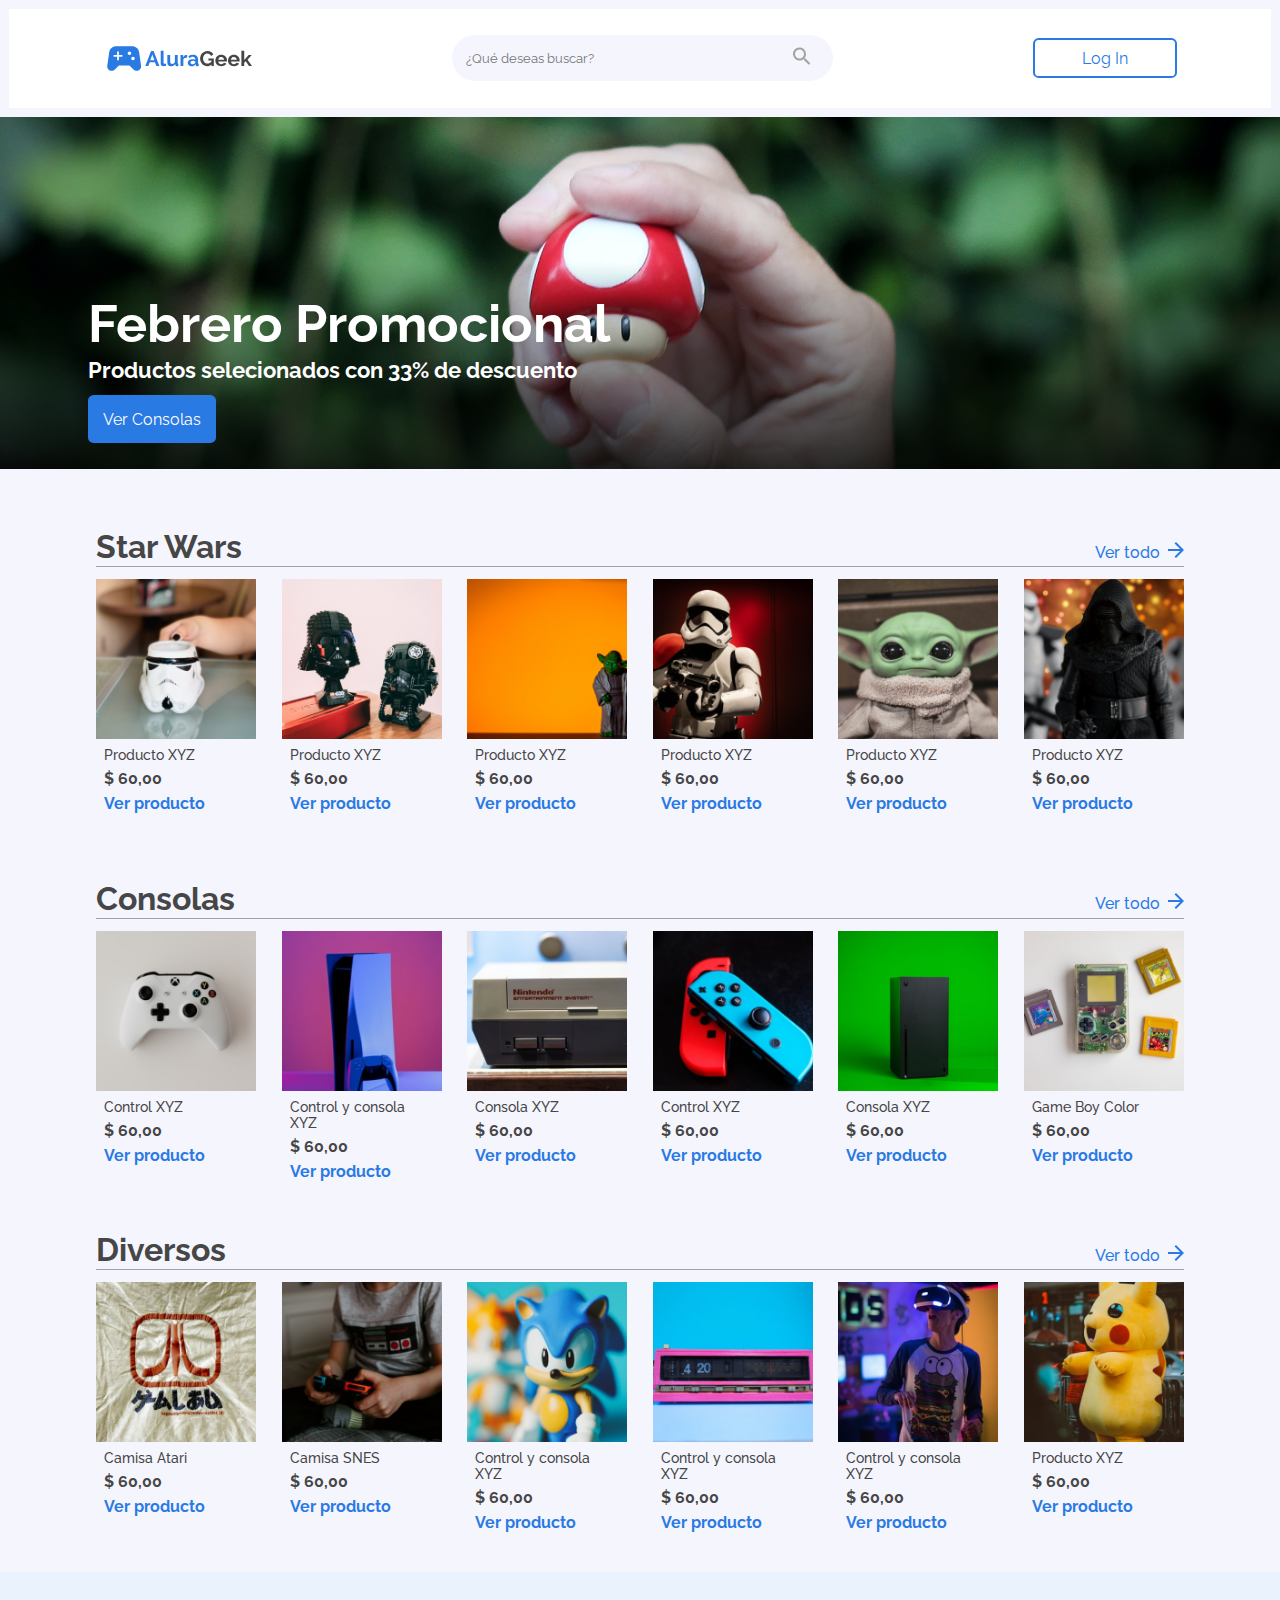
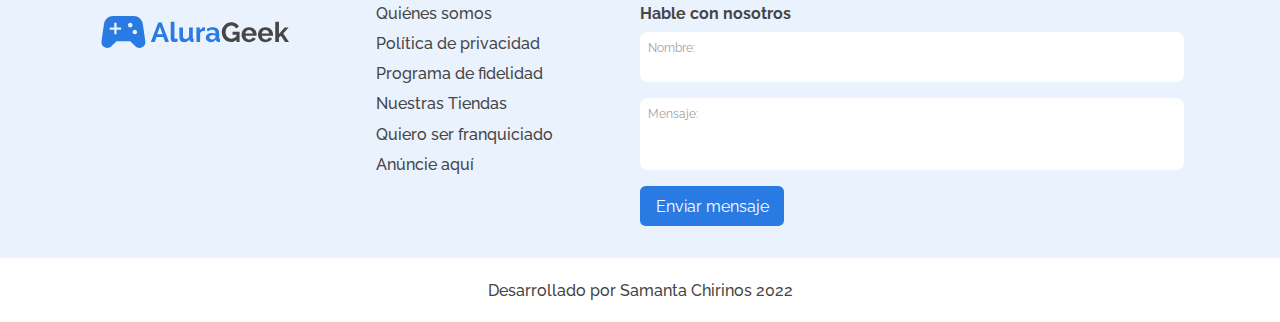
<file: index.html>
<!DOCTYPE html>
<html lang="es">
    <head>
        <meta charset="UTF-8">
        <meta http-equiv="X-UA-Compatible" content="ie=edge" />
        <meta name="viewport" content="width=device-width, initial-scale=1.0">
        <title>AluraGeek</title>
        <link rel="preconnect" href="https://fonts.googleapis.com">
        <link rel="preconnect" href="https://fonts.gstatic.com" crossorigin>
        <link href="https://fonts.googleapis.com/css2?family=Raleway:wght@300;400;500;700&display=swap" rel="stylesheet">
        <link rel="stylesheet" href="css/reset.css">
        <link rel="stylesheet" href="css/body.css">
        <link rel="stylesheet" href="css/header.css">
        <link rel="stylesheet" href="css/banner.css">
        <link rel="stylesheet" href="css/categorias.css">
        <link rel="stylesheet" href="css/footer.css">
    </head>

    <body>
        <header class="cabecera">
            <section class="cabecera__container">
                <img class="cabecera__logo" src="./img/logo.svg" alt="Logo AluraGeek">
                <div class="cabecera__busqueda">
                    <form action=""></form>
                    <input class="cabecera__input" type="search" placeholder="¿Qué deseas buscar?">
                    <button class="cabecera__lupa"><img src="./img/lupa.svg" alt="Ícono de lupa"></button>
                </div>
                <a href="./html/login.html"><button class="login">Log In</button></a>
                <button class="cabecera__lupa--login"><img src="./img/lupa2.svg" alt="Ícono de lupa"></button>
            </section>
        </header>
        <main>
            <section class="banner">
                <div class="banner__imagen">
                    <div class="banner__texto">
                        <h2 class="banner__titulo">Febrero Promocional</h2>
                        <p class="banner__titulo--descripcion">Productos selecionados con 33% de descuento</p>
                        <a href="#"><button class="banner__boton">Ver Consolas</button></a>
                    </div>
                </div>
            </section>
            <section class="categorias">
                <section class="categoria">
                    <div class="categoria__info">
                        <h2 class="categoria__titulo">Star Wars</h2>
                        <a href="#" class="categoria__link">Ver todo<img class="categoria__flecha" src="./img/flecha.png"></a>
                    </div>
                    <div class="productos">
                        <div class="card">
                            <img class="card__imagen" src="./img/productos/starwars1.png" alt="Producto de Star Wars">
                            <div class="card__info">
                                <h3 class="card__titulo">Producto XYZ</h3>
                                <p class="card__precio">$ 60,00</p>
                                <a href="#" class="card__link">Ver producto</a>
                            </div>
                        </div>
                        <div class="card">
                            <img class="card__imagen" src="./img/productos/starwars2.png" alt="Producto de Star Wars">
                            <div class="card__info">
                                <h3 class="card__titulo">Producto XYZ</h3>
                                <p class="card__precio">$ 60,00</p>
                                <a href="#" class="card__link">Ver producto</a>
                            </div>
                        </div>
                        <div class="card">
                            <img class="card__imagen" src="./img/productos/starwars3.png" alt="Producto de Star Wars">
                            <div class="card__info">
                                <h3 class="card__titulo">Producto XYZ</h3>
                                <p class="card__precio">$ 60,00</p>
                                <a href="#" class="card__link">Ver producto</a>
                            </div>
                        </div>
                        <div class="card">
                            <img class="card__imagen" src="./img/productos/starwars4.png" alt="Producto de Star Wars">
                            <div class="card__info">
                                <h3 class="card__titulo">Producto XYZ</h3>
                                <p class="card__precio">$ 60,00</p>
                                <a href="#" class="card__link">Ver producto</a>
                            </div>
                        </div>
                        <div class="card">
                            <img class="card__imagen" src="./img/productos/starwars5.png" alt="Producto de Star Wars">
                            <div class="card__info">
                                <h3 class="card__titulo">Producto XYZ</h3>
                                <p class="card__precio">$ 60,00</p>
                                <a href="#" class="card__link">Ver producto</a>
                            </div>
                        </div>
                        <div class="card">
                            <img class="card__imagen" src="./img/productos/starwars6.png" alt="Producto de Star Wars">
                            <div class="card__info">
                                <h3 class="card__titulo">Producto XYZ</h3>
                                <p class="card__precio">$ 60,00</p>
                                <a href="#" class="card__link">Ver producto</a>
                            </div>
                        </div>
                    </div>
                </section>
                <section class="categoria">
                    <div class="categoria__info">
                        <h2 class="categoria__titulo">Consolas</h2>
                        <a href="#" class="categoria__link">Ver todo<img class="categoria__flecha" src="./img/flecha.png"></a>
                    </div>
                    <div class="productos">
                        <div class="card">
                            <img class="card__imagen" src="./img/productos/consolas1.png" alt="Control">
                            <div class="card__info">
                                <h3 class="card__titulo">Control XYZ</h3>
                                <p class="card__precio">$ 60,00</p>
                                <a href="#" class="card__link">Ver producto</a>
                            </div>
                        </div>
                        <div class="card">
                            <img class="card__imagen" src="./img/productos/consolas2.png" alt="Control y consola">
                            <div class="card__info">
                                <h3 class="card__titulo">Control y consola XYZ</h3>
                                <p class="card__precio">$ 60,00</p>
                                <a href="#" class="card__link">Ver producto</a>
                            </div>
                        </div>
                        <div class="card">
                            <img class="card__imagen" src="./img/productos/consolas3.png" alt="Consola">
                            <div class="card__info">
                                <h3 class="card__titulo">Consola XYZ</h3>
                                <p class="card__precio">$ 60,00</p>
                                <a href="#" class="card__link">Ver producto</a>
                            </div>
                        </div>
                        <div class="card">
                            <img class="card__imagen" src="./img/productos/consolas4.png" alt="Control">
                            <div class="card__info">
                                <h3 class="card__titulo">Control XYZ</h3>
                                <p class="card__precio">$ 60,00</p>
                                <a href="#" class="card__link">Ver producto</a>
                            </div>
                        </div>
                        <div class="card">
                            <img class="card__imagen" src="./img/productos/consolas5.png" alt="Consola">
                            <div class="card__info">
                                <h3 class="card__titulo">Consola XYZ</h3>
                                <p class="card__precio">$ 60,00</p>
                                <a href="#" class="card__link">Ver producto</a>
                            </div>
                        </div>
                        <div class="card">
                            <img class="card__imagen" src="./img/productos/consolas6.png" alt="Game Boy Color">
                            <div class="card__info">
                                <h3 class="card__titulo">Game Boy Color</h3>
                                <p class="card__precio">$ 60,00</p>
                                <a href="#" class="card__link">Ver producto</a>
                            </div>
                        </div>
                    </div>
                </section>
                <section class="categoria">
                    <div class="categoria__info">
                        <h2 class="categoria__titulo">Diversos</h2>
                        <a href="#" class="categoria__link">Ver todo<img class="categoria__flecha" src="./img/flecha.png"></a>
                    </div>
                    <div class="productos">
                        <div class="card">
                            <img class="card__imagen" src="./img/productos/diversos1.png" alt="Camisa Atari">
                            <div class="card__info">
                                <h3 class="card__titulo">Camisa Atari</h3>
                                <p class="card__precio">$ 60,00</p>
                                <a href="#" class="card__link">Ver producto</a>
                            </div>
                        </div>
                        <div class="card">
                            <img class="card__imagen" src="./img/productos/diversos2.png" alt="Camisa SNES">
                            <div class="card__info">
                                <h3 class="card__titulo">Camisa SNES</h3>
                                <p class="card__precio">$ 60,00</p>
                                <a href="#" class="card__link">Ver producto</a>
                            </div>
                        </div>
                        <div class="card">
                            <img class="card__imagen" src="./img/productos/diversos3.png" alt="Control y consola">
                            <div class="card__info">
                                <h3 class="card__titulo">Control y consola XYZ</h3>
                                <p class="card__precio">$ 60,00</p>
                                <a href="#" class="card__link">Ver producto</a>
                            </div>
                        </div>
                        <div class="card">
                            <img class="card__imagen" src="./img/productos/diversos4.png" alt="Control y consola">
                            <div class="card__info">
                                <h3 class="card__titulo">Control y consola XYZ</h3>
                                <p class="card__precio">$ 60,00</p>
                                <a href="#" class="card__link">Ver producto</a>
                            </div>
                        </div>
                        <div class="card">
                            <img class="card__imagen" src="./img/productos/diversos5.png" alt="Control y consola">
                            <div class="card__info">
                                <h3 class="card__titulo">Control y consola XYZ</h3>
                                <p class="card__precio">$ 60,00</p>
                                <a href="#" class="card__link">Ver producto</a>
                            </div>
                        </div>
                        <div class="card">
                            <img class="card__imagen" src="./img/productos/diversos6.png" alt="Producto">
                            <div class="card__info">
                                <h3 class="card__titulo">Producto XYZ</h3>
                                <p class="card__precio">$ 60,00</p>
                                <a href="#" class="card__link">Ver producto</a>
                            </div>
                        </div>
                    </div>
                </section>
            </section>
        </main>
        <footer>
            <div class="footer__container">
                <img class="footer__logo" src="./img/logo.svg" alt="Logo AluraGeek">
                <ul class="footer__lista">
                    <li class="footer__lista--item"><a href="#">Quiénes somos</a></li>
                    <li class="footer__lista--item"><a href="#">Política de privacidad</a></li>
                    <li class="footer__lista--item"><a href="#">Programa de fidelidad</a></li>
                    <li class="footer__lista--item"><a href="#">Nuestras Tiendas</a></li>
                    <li class="footer__lista--item"><a href="#">Quiero ser franquiciado</a></li>
                    <li class="footer__lista--item"><a href="#">Anúncie aquí</a></li>
                </ul>
                <div class="footer__formulario--container">
                    <h3 class="footer__formulario--titulo">Hable con nosotros</h3>
                    <form class="footer__formulario" action="#">
                        <label class="footer__formulario--label" for="nombre">
                            <span class="footer__formulario--nombre">Nombre:</span>
                            <input class="footer__formulario--input" type="text" name="nombre" autocomplete="off">
                        </label>
                        <label class="footer__formulario--label" for="mensaje">
                            <span class="footer__formulario--nombre">Mensaje:</span>
                            <textarea class="footer__formulario--input" type="text" name="mensaje"></textarea>
                        </label>
                        <button class="footer__formulario--boton">Enviar mensaje</button>
                    </form>
                </div>
            </div>
            <div class="footer__derechos">
                <a class="footer__derechos--nombre" href="#">Desarrollado por Samanta Chirinos 2022</a>
            </div>
        </footer>

        <script src=""></script>
    </body>
</html>
</file>
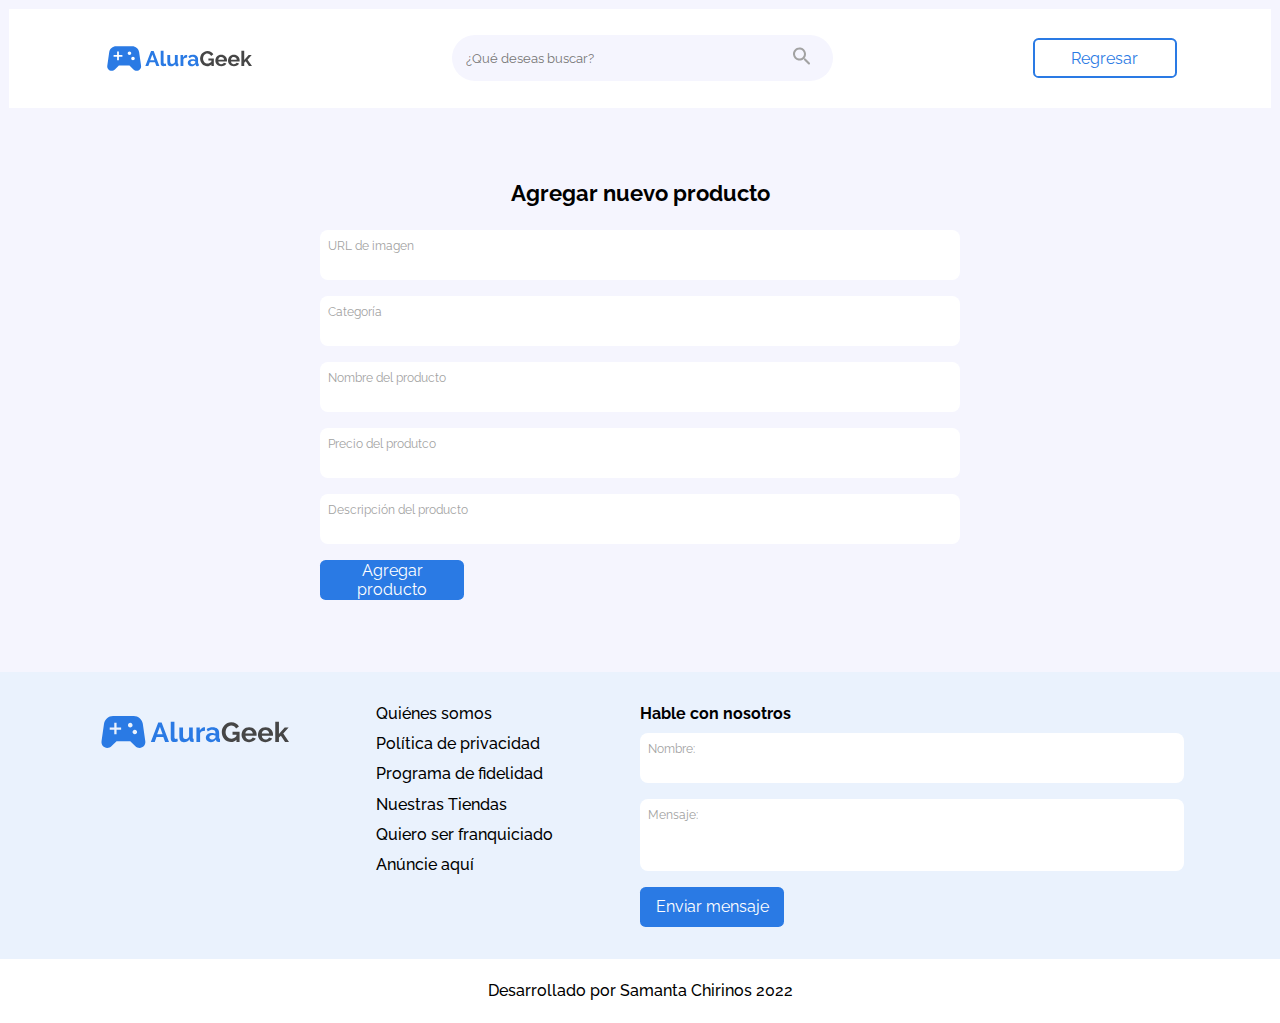
<file: html/editar.html>
<!DOCTYPE html>
<html lang="es">
    <head>
        <meta charset="UTF-8">
        <meta http-equiv="X-UA-Compatible" content="ie=edge" />
        <meta name="viewport" content="width=device-width, initial-scale=1.0">
        <title>AluraGeek</title>
        <link rel="preconnect" href="https://fonts.googleapis.com">
        <link rel="preconnect" href="https://fonts.gstatic.com" crossorigin>
        <link href="https://fonts.googleapis.com/css2?family=Raleway:wght@300;400;500;700&display=swap" rel="stylesheet">
        <link rel="stylesheet" href="../css/reset.css">
        <link rel="stylesheet" href="../css/body.css">
        <link rel="stylesheet" href="../css/header.css">
        <link rel="stylesheet" href="../css/login.css">
        <link rel="stylesheet" href="../css/editar.css">
        <link rel="stylesheet" href="../css/footer.css">
    </head>

    <body>
        <header class="cabecera">
            <section class="cabecera__container">
                <img class="cabecera__logo" src="../img/logo.svg" alt="Logo AluraGeek">
                <div class="cabecera__busqueda">
                    <form action=""></form>
                    <input class="cabecera__input" type="search" placeholder="¿Qué deseas buscar?">
                    <button class="cabecera__lupa"><img src="../img/lupa.svg" alt="Ícono de lupa"></button>
                </div>
                <a href="../index.html"><button class="login">Regresar</button></a>
                <button class="cabecera__lupa--login"><img src="../img/lupa2.svg" alt="Ícono de lupa"></button>
            </section>
        </header>
        <main>
            <section class="editar__formulario--container">
                <h3 class="editar__formulario--titulo">Agregar nuevo producto</h3>
                <form class="editar__formulario" action="#">
                    <label class="footer__formulario--label" for="nombre">
                        <span class="footer__formulario--nombre">URL de imagen</span>
                        <input class="footer__formulario--input" type="text" name="nombre" autocomplete="off">
                    </label>
                    <label class="footer__formulario--label" for="nombre">
                        <span class="footer__formulario--nombre">Categoría</span>
                        <input class="footer__formulario--input" type="text" name="nombre" autocomplete="off">
                    </label>
                    <label class="footer__formulario--label" for="nombre">
                        <span class="footer__formulario--nombre">Nombre del producto</span>
                        <input class="footer__formulario--input" type="text" name="nombre" autocomplete="off">
                    </label>
                    <label class="footer__formulario--label" for="nombre">
                        <span class="footer__formulario--nombre">Precio del produtco</span>
                        <input class="footer__formulario--input" type="text" name="nombre" autocomplete="off">
                    </label>
                    <label class="footer__formulario--label" for="nombre">
                        <span class="footer__formulario--nombre">Descripción del producto</span>
                        <input class="footer__formulario--input" type="text" name="nombre" autocomplete="off">
                    </label>
                    <button class="footer__formulario--boton">Agregar producto</button>
                </form>
            </section>
        </main>
        <footer>
            <div class="footer__container">
                <img class="footer__logo" src="../img/logo.svg" alt="Logo AluraGeek">
                <ul class="footer__lista">
                    <li class="footer__lista--item"><a href="#">Quiénes somos</a></li>
                    <li class="footer__lista--item"><a href="#">Política de privacidad</a></li>
                    <li class="footer__lista--item"><a href="#">Programa de fidelidad</a></li>
                    <li class="footer__lista--item"><a href="#">Nuestras Tiendas</a></li>
                    <li class="footer__lista--item"><a href="#">Quiero ser franquiciado</a></li>
                    <li class="footer__lista--item"><a href="#">Anúncie aquí</a></li>
                </ul>
                <div class="footer__formulario--container">
                    <h3 class="footer__formulario--titulo">Hable con nosotros</h3>
                    <form class="footer__formulario" action="#">
                        <label class="footer__formulario--label" for="nombre">
                            <span class="footer__formulario--nombre">Nombre:</span>
                            <input class="footer__formulario--input" type="text" name="nombre" autocomplete="off">
                        </label>
                        <label class="footer__formulario--label" for="mensaje">
                            <span class="footer__formulario--nombre">Mensaje:</span>
                            <textarea class="footer__formulario--input" type="text" name="mensaje"></textarea>
                        </label>
                        <button class="footer__formulario--boton">Enviar mensaje</button>
                    </form>
                </div>
            </div>
            <div class="footer__derechos">
                <a class="footer__derechos--nombre" href="#">Desarrollado por Samanta Chirinos 2022</a>
            </div>
        </footer>
        <!--<script src="../js/login.js"></script>-->
    </body>
</html>
</file>
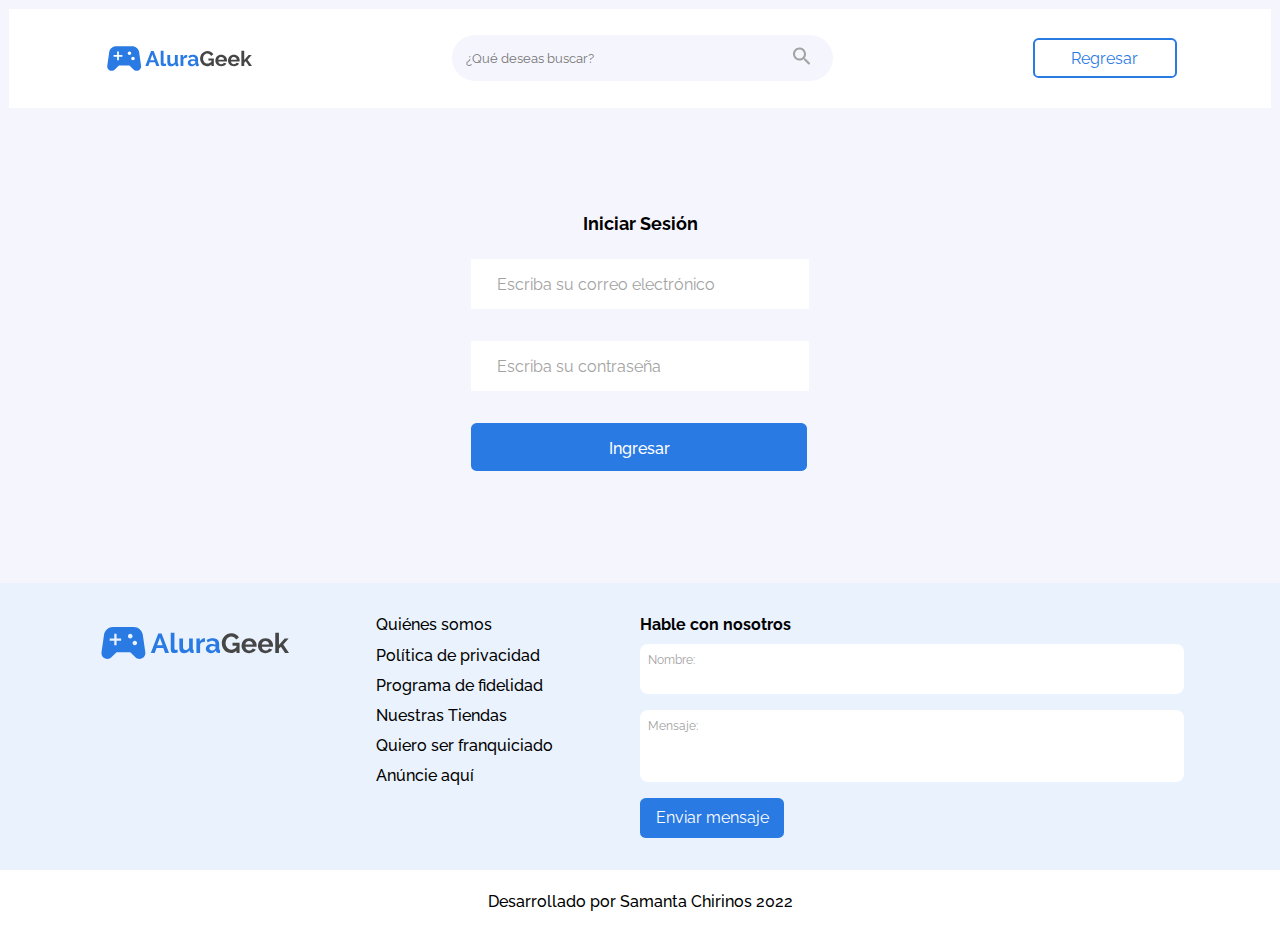
<file: html/login.html>
<!DOCTYPE html>
<html lang="es">
    <head>
        <meta charset="UTF-8">
        <meta http-equiv="X-UA-Compatible" content="ie=edge" />
        <meta name="viewport" content="width=device-width, initial-scale=1.0">
        <title>AluraGeek</title>
        <link rel="preconnect" href="https://fonts.googleapis.com">
        <link rel="preconnect" href="https://fonts.gstatic.com" crossorigin>
        <link href="https://fonts.googleapis.com/css2?family=Raleway:wght@300;400;500;700&display=swap" rel="stylesheet">
        <link rel="stylesheet" href="../css/reset.css">
        <link rel="stylesheet" href="../css/body.css">
        <link rel="stylesheet" href="../css/header.css">
        <link rel="stylesheet" href="../css/login.css">
        <link rel="stylesheet" href="../css/footer.css">
    </head>

    <body>
        <header class="cabecera">
            <section class="cabecera__container">
                <img class="cabecera__logo" src="../img/logo.svg" alt="Logo AluraGeek">
                <div class="cabecera__busqueda">
                    <form action=""></form>
                    <input class="cabecera__input" type="search" placeholder="¿Qué deseas buscar?">
                    <button class="cabecera__lupa"><img src="../img/lupa.svg" alt="Ícono de lupa"></button>
                </div>
                <a href="../index.html"><button class="login">Regresar</button></a>
                <button class="cabecera__lupa--login"><img src="../img/lupa2.svg" alt="Ícono de lupa"></button>
            </section>
        </header>
        <main>
            <section class="login__formulario--container">
                <h3 class="login__formulario--titulo">Iniciar Sesión</h3>
                <form class="login__formulario" action="#">
                    <label class="login__formulario--label" for="email">
                        <input class="login__formulario--input" id="login__email" type="email" name="email" placeholder="Escriba su correo electrónico">
                    </label>
                    <label class="login__formulario--label" for="contrasenha">
                        <input class="login__formulario--input" id="login__contrasenha" type="password" name="contrasenha" placeholder="Escriba su contraseña">
                    </label>
                    <button class="login__formulario--boton" id="login__boton"><a href="./productos.html">Ingresar</a></button>
                </form>
            </section>
        </main>
        <footer>
            <div class="footer__container">
                <img class="footer__logo" src="../img/logo.svg" alt="Logo AluraGeek">
                <ul class="footer__lista">
                    <li class="footer__lista--item"><a href="#">Quiénes somos</a></li>
                    <li class="footer__lista--item"><a href="#">Política de privacidad</a></li>
                    <li class="footer__lista--item"><a href="#">Programa de fidelidad</a></li>
                    <li class="footer__lista--item"><a href="#">Nuestras Tiendas</a></li>
                    <li class="footer__lista--item"><a href="#">Quiero ser franquiciado</a></li>
                    <li class="footer__lista--item"><a href="#">Anúncie aquí</a></li>
                </ul>
                <div class="footer__formulario--container">
                    <h3 class="footer__formulario--titulo">Hable con nosotros</h3>
                    <form class="footer__formulario" action="#">
                        <label class="footer__formulario--label" for="nombre">
                            <span class="footer__formulario--nombre">Nombre:</span>
                            <input class="footer__formulario--input" type="text" name="nombre" autocomplete="off">
                        </label>
                        <label class="footer__formulario--label" for="mensaje">
                            <span class="footer__formulario--nombre">Mensaje:</span>
                            <textarea class="footer__formulario--input" type="text" name="mensaje"></textarea>
                        </label>
                        <button class="footer__formulario--boton">Enviar mensaje</button>
                    </form>
                </div>
            </div>
            <div class="footer__derechos">
                <a class="footer__derechos--nombre" href="#">Desarrollado por Samanta Chirinos 2022</a>
            </div>
        </footer>
        <!--<script src="../js/login.js"></script>-->
    </body>
</html>
</file>
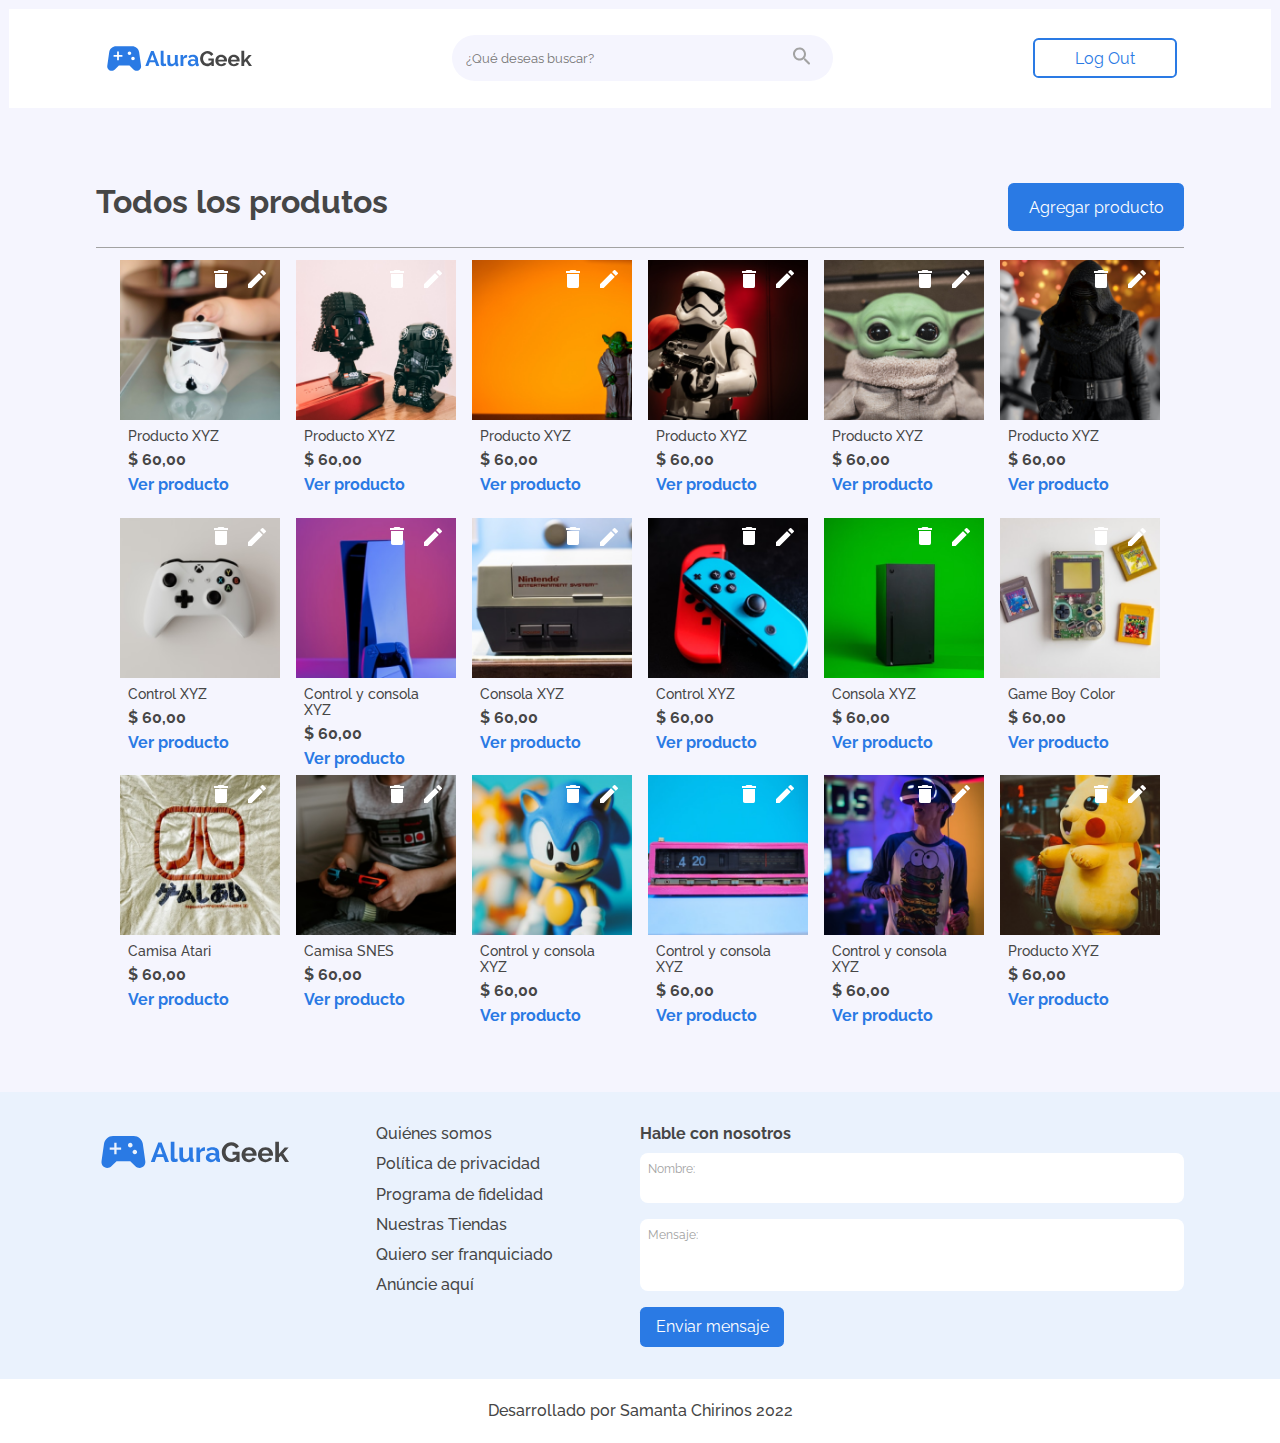
<file: html/productos.html>
<!DOCTYPE html>
<html lang="es">
    <head>
        <meta charset="UTF-8">
        <meta http-equiv="X-UA-Compatible" content="ie=edge" />
        <meta name="viewport" content="width=device-width, initial-scale=1.0">
        <title>AluraGeek</title>
        <link rel="preconnect" href="https://fonts.googleapis.com">
        <link rel="preconnect" href="https://fonts.gstatic.com" crossorigin>
        <link href="https://fonts.googleapis.com/css2?family=Raleway:wght@300;400;500;700&display=swap" rel="stylesheet">
        <link rel="stylesheet" href="../css/reset.css">
        <link rel="stylesheet" href="../css/body.css">
        <link rel="stylesheet" href="../css/header.css">
        <link rel="stylesheet" href="../css/categorias.css">
        <link rel="stylesheet" href="../css/productos.css">
        <link rel="stylesheet" href="../css/footer.css">
    </head>

    <body>
        <header class="cabecera">
            <section class="cabecera__container">
                <img class="cabecera__logo" src="../img/logo.svg" alt="Logo AluraGeek">
                <div class="cabecera__busqueda">
                    <form action=""></form>
                    <input class="cabecera__input" type="search" placeholder="¿Qué deseas buscar?">
                    <button class="cabecera__lupa"><img src="../img/lupa.svg" alt="Ícono de lupa"></button>
                </div>
                <a href="../index.html"><button class="login">Log Out</button></a>
                <button class="cabecera__lupa--login"><img src="../img/lupa2.svg" alt="Ícono de lupa"></button>
            </section>
        </header>
        <main>
            <section class="producto__container">
                <div class="producto__info">
                    <h2 class="producto__titulo">Todos los produtos</h2>
                    <a href="../html/editar.html"><button class="producto__boton">Agregar producto</button></a>
                </div>
                <div class="productos__cards">
                    <div class="card">
                        <img class="card__imagen" src="../img/productos/starwars1.png" alt="Producto de Star Wars">
                        <div class="card__botones">
                            <button class="card__borrar"><img src="../img/borrar.png"></button>
                            <button class="card__editar"><img src="../img/editar.png"></button>
                        </div>
                        <div class="card__info">
                            <h3 class="card__titulo">Producto XYZ</h3>
                            <p class="card__precio">$ 60,00</p>
                            <a href="#" class="card__link">Ver producto</a>
                        </div>
                    </div>
                    <div class="card">
                        <img class="card__imagen" src="../img/productos/starwars2.png" alt="Producto de Star Wars">
                        <div class="card__botones">
                            <button class="card__borrar"><img src="../img/borrar.png"></button>
                            <button class="card__editar"><img src="../img/editar.png"></button>
                        </div>
                        <div class="card__info">
                            <h3 class="card__titulo">Producto XYZ</h3>
                            <p class="card__precio">$ 60,00</p>
                            <a href="#" class="card__link">Ver producto</a>
                        </div>
                    </div>
                    <div class="card">
                        <img class="card__imagen" src="../img/productos/starwars3.png" alt="Producto de Star Wars">
                        <div class="card__botones">
                            <button class="card__borrar"><img src="../img/borrar.png"></button>
                            <button class="card__editar"><img src="../img/editar.png"></button>
                        </div>
                        <div class="card__info">
                            <h3 class="card__titulo">Producto XYZ</h3>
                            <p class="card__precio">$ 60,00</p>
                            <a href="#" class="card__link">Ver producto</a>
                        </div>
                    </div>
                    <div class="card">
                        <img class="card__imagen" src="../img/productos/starwars4.png" alt="Producto de Star Wars">
                        <div class="card__botones">
                            <button class="card__borrar"><img src="../img/borrar.png"></button>
                            <button class="card__editar"><img src="../img/editar.png"></button>
                        </div>
                        <div class="card__info">
                            <h3 class="card__titulo">Producto XYZ</h3>
                            <p class="card__precio">$ 60,00</p>
                            <a href="#" class="card__link">Ver producto</a>
                        </div>
                    </div>
                    <div class="card">
                        <img class="card__imagen" src="../img/productos/starwars5.png" alt="Producto de Star Wars">
                        <div class="card__botones">
                            <button class="card__borrar"><img src="../img/borrar.png"></button>
                            <button class="card__editar"><img src="../img/editar.png"></button>
                        </div>
                        <div class="card__info">
                            <h3 class="card__titulo">Producto XYZ</h3>
                            <p class="card__precio">$ 60,00</p>
                            <a href="#" class="card__link">Ver producto</a>
                        </div>
                    </div>
                    <div class="card">
                        <img class="card__imagen" src="../img/productos/starwars6.png" alt="Producto de Star Wars">
                        <div class="card__botones">
                            <button class="card__borrar"><img src="../img/borrar.png"></button>
                            <button class="card__editar"><img src="../img/editar.png"></button>
                        </div>
                        <div class="card__info">
                            <h3 class="card__titulo">Producto XYZ</h3>
                            <p class="card__precio">$ 60,00</p>
                            <a href="#" class="card__link">Ver producto</a>
                        </div>
                    </div>
        
                    <div class="card">
                        <img class="card__imagen" src="../img/productos/consolas1.png" alt="Control">
                        <div class="card__botones">
                            <button class="card__borrar"><img src="../img/borrar.png"></button>
                            <button class="card__editar"><img src="../img/editar.png"></button>
                        </div>
                        <div class="card__info">
                            <h3 class="card__titulo">Control XYZ</h3>
                            <p class="card__precio">$ 60,00</p>
                            <a href="#" class="card__link">Ver producto</a>
                        </div>
                    </div>
                    <div class="card">
                        <img class="card__imagen" src="../img/productos/consolas2.png" alt="Control y consola">
                        <div class="card__botones">
                            <button class="card__borrar"><img src="../img/borrar.png"></button>
                            <button class="card__editar"><img src="../img/editar.png"></button>
                        </div>
                        <div class="card__info">
                            <h3 class="card__titulo">Control y consola XYZ</h3>
                            <p class="card__precio">$ 60,00</p>
                            <a href="#" class="card__link">Ver producto</a>
                        </div>
                    </div>
                    <div class="card">
                        <img class="card__imagen" src="../img/productos/consolas3.png" alt="Consola">
                        <div class="card__botones">
                            <button class="card__borrar"><img src="../img/borrar.png"></button>
                            <button class="card__editar"><img src="../img/editar.png"></button>
                        </div>
                        <div class="card__info">
                            <h3 class="card__titulo">Consola XYZ</h3>
                            <p class="card__precio">$ 60,00</p>
                            <a href="#" class="card__link">Ver producto</a>
                        </div>
                    </div>
                    <div class="card">
                        <img class="card__imagen" src="../img/productos/consolas4.png" alt="Control">
                        <div class="card__botones">
                            <button class="card__borrar"><img src="../img/borrar.png"></button>
                            <button class="card__editar"><img src="../img/editar.png"></button>
                        </div>
                        <div class="card__info">
                            <h3 class="card__titulo">Control XYZ</h3>
                            <p class="card__precio">$ 60,00</p>
                            <a href="#" class="card__link">Ver producto</a>
                        </div>
                    </div>
                    <div class="card">
                        <img class="card__imagen" src="../img/productos/consolas5.png" alt="Consola">
                        <div class="card__botones">
                            <button class="card__borrar"><img src="../img/borrar.png"></button>
                            <button class="card__editar"><img src="../img/editar.png"></button>
                        </div>
                        <div class="card__info">
                            <h3 class="card__titulo">Consola XYZ</h3>
                            <p class="card__precio">$ 60,00</p>
                            <a href="#" class="card__link">Ver producto</a>
                        </div>
                    </div>
                    <div class="card">
                        <img class="card__imagen" src="../img/productos/consolas6.png" alt="Game Boy Color">
                        <div class="card__botones">
                            <button class="card__borrar"><img src="../img/borrar.png"></button>
                            <button class="card__editar"><img src="../img/editar.png"></button>
                        </div>
                        <div class="card__info">
                            <h3 class="card__titulo">Game Boy Color</h3>
                            <p class="card__precio">$ 60,00</p>
                            <a href="#" class="card__link">Ver producto</a>
                        </div>
                    </div>
        
                    <div class="card">
                        <img class="card__imagen" src="../img/productos/diversos1.png" alt="Camisa Atari">
                        <div class="card__botones">
                            <button class="card__borrar"><img src="../img/borrar.png"></button>
                            <button class="card__editar"><img src="../img/editar.png"></button>
                        </div>
                        <div class="card__info">
                            <h3 class="card__titulo">Camisa Atari</h3>
                            <p class="card__precio">$ 60,00</p>
                            <a href="#" class="card__link">Ver producto</a>
                        </div>
                    </div>
                    <div class="card">
                        <img class="card__imagen" src="../img/productos/diversos2.png" alt="Camisa SNES">
                        <div class="card__botones">
                            <button class="card__borrar"><img src="../img/borrar.png"></button>
                            <button class="card__editar"><img src="../img/editar.png"></button>
                        </div>
                        <div class="card__info">
                            <h3 class="card__titulo">Camisa SNES</h3>
                            <p class="card__precio">$ 60,00</p>
                            <a href="#" class="card__link">Ver producto</a>
                        </div>
                    </div>
                    <div class="card">
                        <img class="card__imagen" src="../img/productos/diversos3.png" alt="Control y consola">
                        <div class="card__botones">
                            <button class="card__borrar"><img src="../img/borrar.png"></button>
                            <button class="card__editar"><img src="../img/editar.png"></button>
                        </div>
                        <div class="card__info">
                            <h3 class="card__titulo">Control y consola XYZ</h3>
                            <p class="card__precio">$ 60,00</p>
                            <a href="#" class="card__link">Ver producto</a>
                        </div>
                    </div>
                    <div class="card">
                        <img class="card__imagen" src="../img/productos/diversos4.png" alt="Control y consola">
                        <div class="card__botones">
                            <button class="card__borrar"><img src="../img/borrar.png"></button>
                            <button class="card__editar"><img src="../img/editar.png"></button>
                        </div>
                        <div class="card__info">
                            <h3 class="card__titulo">Control y consola XYZ</h3>
                            <p class="card__precio">$ 60,00</p>
                            <a href="#" class="card__link">Ver producto</a>
                        </div>
                    </div>
                    <div class="card">
                        <img class="card__imagen" src="../img/productos/diversos5.png" alt="Control y consola">
                        <div class="card__botones">
                            <button class="card__borrar"><img src="../img/borrar.png"></button>
                            <button class="card__editar"><img src="../img/editar.png"></button>
                        </div>
                        <div class="card__info">
                            <h3 class="card__titulo">Control y consola XYZ</h3>
                            <p class="card__precio">$ 60,00</p>
                            <a href="#" class="card__link">Ver producto</a>
                        </div>
                    </div>
                    <div class="card">
                        <img class="card__imagen" src="../img/productos/diversos6.png" alt="Producto">
                        <div class="card__botones">
                            <button class="card__borrar"><img src="../img/borrar.png"></button>
                            <button class="card__editar"><img src="../img/editar.png"></button>
                        </div>
                        <div class="card__info">
                            <h3 class="card__titulo">Producto XYZ</h3>
                            <p class="card__precio">$ 60,00</p>
                            <a href="#" class="card__link">Ver producto</a>
                        </div>
                    </div>
                </div>
            </section>
        </main>
        <footer>
            <div class="footer__container">
                <img class="footer__logo" src="../img/logo.svg" alt="Logo AluraGeek">
                <ul class="footer__lista">
                    <li class="footer__lista--item"><a href="#">Quiénes somos</a></li>
                    <li class="footer__lista--item"><a href="#">Política de privacidad</a></li>
                    <li class="footer__lista--item"><a href="#">Programa de fidelidad</a></li>
                    <li class="footer__lista--item"><a href="#">Nuestras Tiendas</a></li>
                    <li class="footer__lista--item"><a href="#">Quiero ser franquiciado</a></li>
                    <li class="footer__lista--item"><a href="#">Anúncie aquí</a></li>
                </ul>
                <div class="footer__formulario--container">
                    <h3 class="footer__formulario--titulo">Hable con nosotros</h3>
                    <form class="footer__formulario" action="#">
                        <label class="footer__formulario--label" for="nombre">
                            <span class="footer__formulario--nombre">Nombre:</span>
                            <input class="footer__formulario--input" type="text" name="nombre" autocomplete="off">
                        </label>
                        <label class="footer__formulario--label" for="mensaje">
                            <span class="footer__formulario--nombre">Mensaje:</span>
                            <textarea class="footer__formulario--input" type="text" name="mensaje"></textarea>
                        </label>
                        <button class="footer__formulario--boton">Enviar mensaje</button>
                    </form>
                </div>
            </div>
            <div class="footer__derechos">
                <a class="footer__derechos--nombre" href="#">Desarrollado por Samanta Chirinos 2022</a>
            </div>
        </footer>
        <script src=""></script>
    </body>
</html>
</file>
<file: css/body.css>
:root{
    --color-body: #F5F5FE;
    --color-menu: #FFFFFF;
    --color-barra: #A2A2A2;
    --color-boton: #2A7AE4;
    --color-formulario: #EAF2FD;
    --raleway: 'Raleway', sans-serif;
}

*{
    font-family: var(--raleway);
    font-weight: 400;
}

body{
    background: var(--color-body);
    box-sizing: border-box;
    font-family: var(--raleway);
    font-weight: 700;
}
</file>
<file: css/header.css>
header{
    align-items: center;
    background-color: var(--color-menu);
    display: flex;
    flex-direction: column;
    margin: .55rem;
}

.cabecera__container{
    align-items: center;
    display: flex;
    flex-direction: row;
    height: 8vh;
    justify-content: space-between;
    padding-top: .85rem;
    padding-bottom: .85rem;
    width: 85%;
}

.cabecera__logo{
    width: 9.3rem;
}

.cabecera__busqueda{
    align-items: center;
    background: var(--color-body);
    border-radius: 1.5rem;
    display: flex;
    flex-flow: row nowrap;
    justify-content: center;
    padding: .5rem .8rem;
}

.cabecera__input{
    background-color: transparent;
    border: none;
    width: 20rem;
}

.cabecera__lupa, .cabecera__lupa--login{
    background: var(--color-body);
    border: none;
    opacity: 50;
}

.cabecera__input:focus, .cabecera__lupa:focus, .cabecera__lupa--login, .card__borrar, .card__editar{
    outline: none;
}

.cabecera__lupa--login{
    display: none;
}

.login{
    background-color: var(--color-menu);
    border: 2px solid var(--color-boton);
    border-radius: .35rem;
    color: var(--color-boton);
    font-size: 16px;
    height: 2.5rem;
    width: 9rem;
}



@media screen and (min-width: 320px){
    .cabecera__logo{
        width: 6.3rem;
    }

    .login{
        font-size: 14px;
        height: 2.3rem;
        width: 6.5rem;
    }

    .cabecera__busqueda{
        display: none;
    }

    .cabecera__lupa--login{
        display: flex;
    }
}

@media screen and (min-width: 768px){
    .cabecera__logo{
        width: 9.3rem;
    }    

    .login{
        font-size: 16px;
        height: 2.5rem;
        width: 9rem;
    }

    .cabecera__busqueda{
        display: flex;
    }

    .cabecera__input{
        width: 12rem;
    }

    .cabecera__lupa--login{
        display: none;
    }
}

@media screen and (min-width: 1024px) {
    .cabecera__input{
        width: 20rem;
    }
}
</file>
<file: css/banner.css>
.banner__imagen{
    align-items: center;
    background: url("../img/banner.png") no-repeat center / cover;
    display: flex;
    flex-direction: row;
    flex-wrap: nowrap;
    height: 352px;
}

.banner__texto{
    margin-left: 5.5rem;
    margin-top: 13rem;
    margin-bottom: 3rem;
    position: static;
    text-align: left;
}

.banner__titulo{
    color: var(--color-menu);
    font-size: 52px;
    font-weight: 700;
    line-height: 61px;
}

.banner__titulo--descripcion{
    color: var(--color-menu);
    font-size: 22px;
    font-weight: 700;
    line-height: 26px;
    margin: .2rem 0 .2rem 0;
}

.banner__boton{
    background-color: var(--color-boton);
    border: none;
    border-radius: .35rem;
    color: var(--color-menu);
    font-weight: 400;
    font-size: 16px;
    height: 3rem;
    line-height: 19px;
    margin: .6rem 0 .6rem 0;
    width: 8rem;
}




@media screen and (min-width: 320px){
    .banner__texto{
        margin-left: 2.5rem;
        margin-top: 12rem;
        margin-bottom: 2rem;
    }
    
    .banner__titulo{
        font-size: 22px;
        line-height: 26px;
    }
    
    .banner__titulo--descripcion{
        font-size: 14px;
        font-weight: 600;
        line-height: 16px;
    }
    
    .banner__boton{
        font-weight: 600;
        font-size: 14px;
        line-height: 16px;
        width: 7rem;
    }
}

@media screen and (min-width: 768px){
    .banner__texto{
        margin-left: 5.5rem;
        margin-top: 13rem;
        margin-bottom: 3rem;
    }
    
    .banner__titulo{
        font-size: 52px;
        line-height: 61px;
    }
    
    .banner__titulo--descripcion{
        font-size: 22px;
        font-weight: 700;
        line-height: 26px;
    }
    
    .banner__boton{
        font-weight: 400;
        font-size: 16px;
        line-height: 19px;
        width: 8rem;
    }
}
</file>
<file: css/categorias.css>
:root{
    --cardWidth: 10rem;
    --cardHeight: 15.1rem;
    --color-titulo: #464646;
}

.categorias{
    display: flex;
    flex-direction: column;
    margin-bottom: 3rem;
}

.categoria{
    align-items: center;
    display: flex;
    flex-direction: column;
    justify-content: space-between;
    margin-top: 3.7rem;
    width: 100%;
}

.categoria__info, .producto__info{
    border-bottom: 1px solid var(--color-barra);    
    display: flex;
    flex-direction: row;
    font-weight: 700;
    height: 2.37rem;
    justify-content: space-between;
    margin-bottom: .75rem;
    width: 85%;
}

.categoria__titulo, .producto__titulo{
    color: var(--color-titulo);
    font-size: 32px;
    line-height: 38px;
}

.categoria__link{
    color: var(--color-boton);
    font-size: 16px;
    line-height: 19px;
    margin-top: .85rem;
    text-decoration: none;
}

.categoria__flecha{
    height: 16px;
    margin-left: .5rem;
    width: 16px;
}

.productos{
    display: flex;
    flex-wrap: wrap;
    justify-content: space-between;
    width: 85%;
}

.card{
    box-sizing: border-box;
    height: var(--cardHeight);
    width: var(--cardWidth);
    padding-bottom: .3rem;
}

.card:hover{
    border-radius: .35rem;
    box-shadow: 0 0 15px #131314;
    transform: scale(1.025);
}

.card__imagen{
    display: flex;
    height: 10rem;
    width: 10rem;
}

.card__botones{
    display: flex;
    gap: 0.5rem;
    margin-right: 0.5rem;
    margin-top: -9.5rem;
    margin-left: 5.5rem;
    position: absolute;
}

.card__borrar, .card__editar{
    background: transparent;
    border: none;
    opacity: 50;
}

.card__info{
    display: flex;
    flex-direction: column;
    gap: 6px;
    padding: .5rem;
    text-align: left;
}

.card__titulo{
    color: var(--color-titulo);
    font-size: 14px;
    font-weight: 500;
    line-height: 16px;
}

.card__precio{
    color: var(--color-titulo);
    font-size: 16px;
    font-weight: 700;
    line-height: 19px;
}

.card__link{
    color: var(--color-boton);
    font-size: 16px;
    font-weight: 700;
    line-height: 19px;
    text-decoration: none;
}




@media screen and (min-width: 320px){
    .card:nth-child(5), .card:nth-child(6){
        display: none;
    }

    .card{
        width: 8.7rem;
    }
    
    .card__imagen{
        width: 8.7rem;
    }
}

@media screen and (min-width: 768px){
    .card:nth-child(5), .card:nth-child(6){
        display: none;
    }

    .card{
        width: 9rem;
    }
    
    .card__imagen{
        width: 9rem;
    }    
}

@media screen and (min-width: 1024px) {
    .card:nth-child(5), .card:nth-child(6){
        display: unset;
    }

    .card{
        width: var(--cardWidth);
    }
    
    .card__imagen{
        width: 10rem;
    } 
}
</file>
<file: css/footer.css>
footer{
    background: var(--color-formulario);
}

.footer__container{
    display: flex;
    flex-direction: row;
    flex-wrap: nowrap;
    justify-content: space-between;
    margin: auto;
    padding: 2rem 0;
    width: 85%;
}

.footer__logo{
    height: 3.5rem;
}

.footer__lista{
    display: flex;
    flex-direction: column;
    flex-wrap: nowrap;
    gap: .7rem;
}

.footer__lista--item, a{
    color: var(--color-titulo);
    font-size: 16px;
    font-weight: 500;
    line-height: 19px;
    text-decoration: none;
}

.footer__formulario--titulo{
    color: var(--color-titulo);
    font-size: 16px;
    font-weight: 700;
    line-height: 19px;
    margin-bottom: .6rem;
}

.footer__formulario{
    display: flex;
    flex-direction: column;
    flex-wrap: nowrap;
}

.footer__formulario--label{
    background-color: var(--color-menu);
    border-radius: .5rem;
    color: var(--color-barra);
    font-size: 12px;
    font-weight: 400;
    line-height: 16px;
    margin-bottom: 1rem;
    padding: .5rem;
}

.footer__formulario--input{
    background-color: transparent;
    border: none;
    resize: none;
    width: 100%;
}

.footer__formulario--boton{
    background-color: var(--color-boton);
    border: none;
    border-radius: .35rem;
    color: var(--color-menu);
    font-size: 16px;
    font-weight: 400;
    height: 2.5rem;
    line-height: 19px;
    width: 9rem;
}

.footer__formulario--input:focus, .footer__formulario--boton{
    outline: none;
}

.footer__derechos{
    background: var(--color-menu);
    display: flex;
    height: 4rem;
    justify-content: center;
    align-items: center;
    width: 100%;
}

.footer__derechos--nombre{
    color: var(--color-titulo);
    font-size: 16px;
    font-weight: 500;
    line-height: 19px;
    text-decoration: none;
}



@media screen and (min-width: 320px){    
    .footer__container{
        flex-direction: column;
        justify-content: center;
    }

    .footer__formulario--container{
        width: 85%
    }

    .footer__formulario--titulo, .footer__lista{
        text-align: center;
        padding-top: 2rem;
    }

    .footer__derechos--nombre{
        font-size: 12px;
        line-height: 15px;
    }
}

@media screen and (min-width: 768px){
    .footer__container{
        flex-direction: column;
        flex-wrap: wrap;
        height: 17rem;
    }

    .footer__formulario--container{
        width: 50%
    }

    .footer__formulario--titulo{
        text-align: left;
    }

    .footer__lista, .footer__logo{
        text-align: left;
        margin-right: 3rem;
    }

    .footer__derechos--nombre{
        font-size: 14px;
        line-height: 17px;
    }
}

@media screen and (min-width: 1024px) {
    .footer__container{
        flex-direction: row;
        flex-wrap: nowrap;
        height: auto;
        justify-content: space-between;
    }

    .footer__formulario--titulo, .footer__lista{
        padding-top: 0;
    }

    .footer__lista, .footer__logo{
        margin-right: 0;
    }

    .footer__derechos--nombre{
        font-size: 16px;
        line-height: 19px;
    }
}
</file>
<file: css/login.css>
.login__formulario--container{
    align-items: center;
    display: flex;
    flex-direction: column;
    justify-content: center;
    margin: auto;
    padding: 6rem 0;
    width: 85%;
}

.login__formulario--titulo{
    color: var(--color-titulo);
    font-size: 18px;
    font-weight: 700;
    line-height: 21px;
    margin-bottom: .6rem;
}

.login__formulario{
    display: flex;
    flex-direction: column;
    flex-wrap: nowrap;
}

.login__formulario--label{
    background-color: var(--color-menu);
    border-radius: .5rem;
    margin: 1rem;
}

.login__formulario--input{
    background-color: var(--color-menu);
    border: none;
    color: var(--color-barra);
    font-size: 16px;
    font-weight: 400;
    height: 3rem;
    line-height: 20px;
    padding-left: 1rem;
    resize: none;
    width: 20rem;
}

.login__formulario--input::placeholder{
    color: var(--color-barra);
    font-size: 16px;
    font-weight: 400;
    line-height: 20px;
    padding-left: .6rem;
}

.login__formulario--boton{
    background-color: var(--color-boton);
    border: none;
    border-radius: .35rem;
    color: var(--color-menu);
    font-size: 18px;
    font-weight: 600;
    height: 3rem;
    line-height: 21px;
    margin: 1rem;
    width: 21rem;
}

.login__formulario--input:focus, .login__formulario--boton{
    outline: none;
}
</file>
<file: css/editar.css>
.editar__formulario--container{
    align-items: center;
    display: flex;
    flex-direction: column;
    justify-content: center;
    margin-top: 4.5rem;
    margin-bottom: 4.5rem;
    width: 100%
}

.editar__formulario--titulo{
    color: var(--color-titulo);
    font-size: 32px;
    font-weight: 700;
    line-height: 38px;
    margin-bottom: 1.5rem;
}

.editar__formulario{
    display: flex;
    flex-direction: column;
    flex-wrap: nowrap;
}



@media screen and (min-width: 320px){
    .editar__formulario--titulo{
        font-size: 22px;
        line-height: 26px;
    }

    .editar__formulario{
        width: 70%;
    }
}

@media screen and (min-width: 768px){
    .editar__formulario{
        width: 70%;
    }
}

@media screen and (min-width: 1024px) {
    .editar__formulario{
        width: 50%;
    }
}
</file>
<file: css/productos.css>
.producto__container{
    align-items: center;
    display: flex;
    flex-direction: column;
    flex-wrap: wrap;
    justify-content: center;
    margin-top: 4.7rem;
    margin-bottom: 4.7rem;
    width: 100%;
}

.productos__cards{
    display: flex;
    flex-wrap: wrap;
    gap: 1rem;
    justify-content: center;
    width: 85%;
}

.producto__info{
    height: 4rem;
}

.producto__boton{
    background-color: var(--color-boton);
    border: none;
    border-radius: .35rem;
    color: #FFFFFF;
    font-weight: 400;
    font-size: 16px;
    height: 3rem;
    line-height: 19px;
    width: 11rem;
}
</file>
